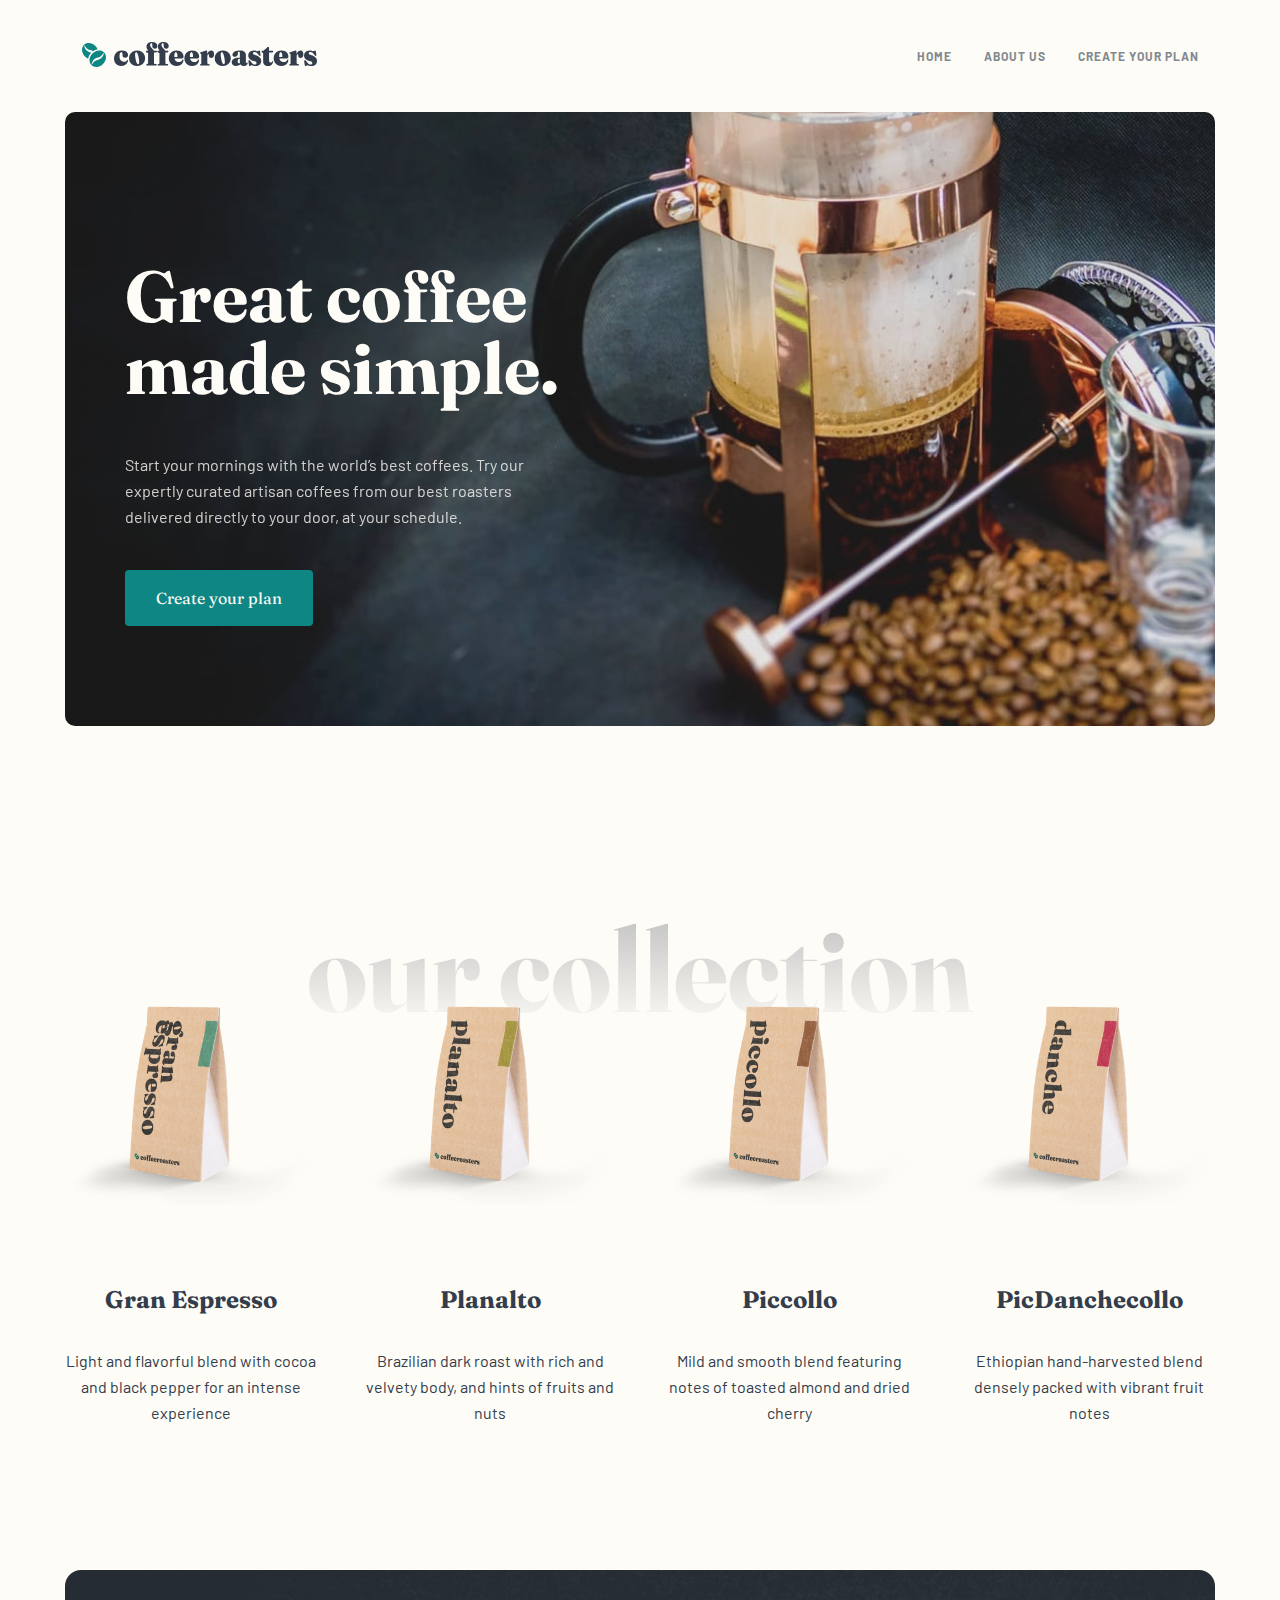
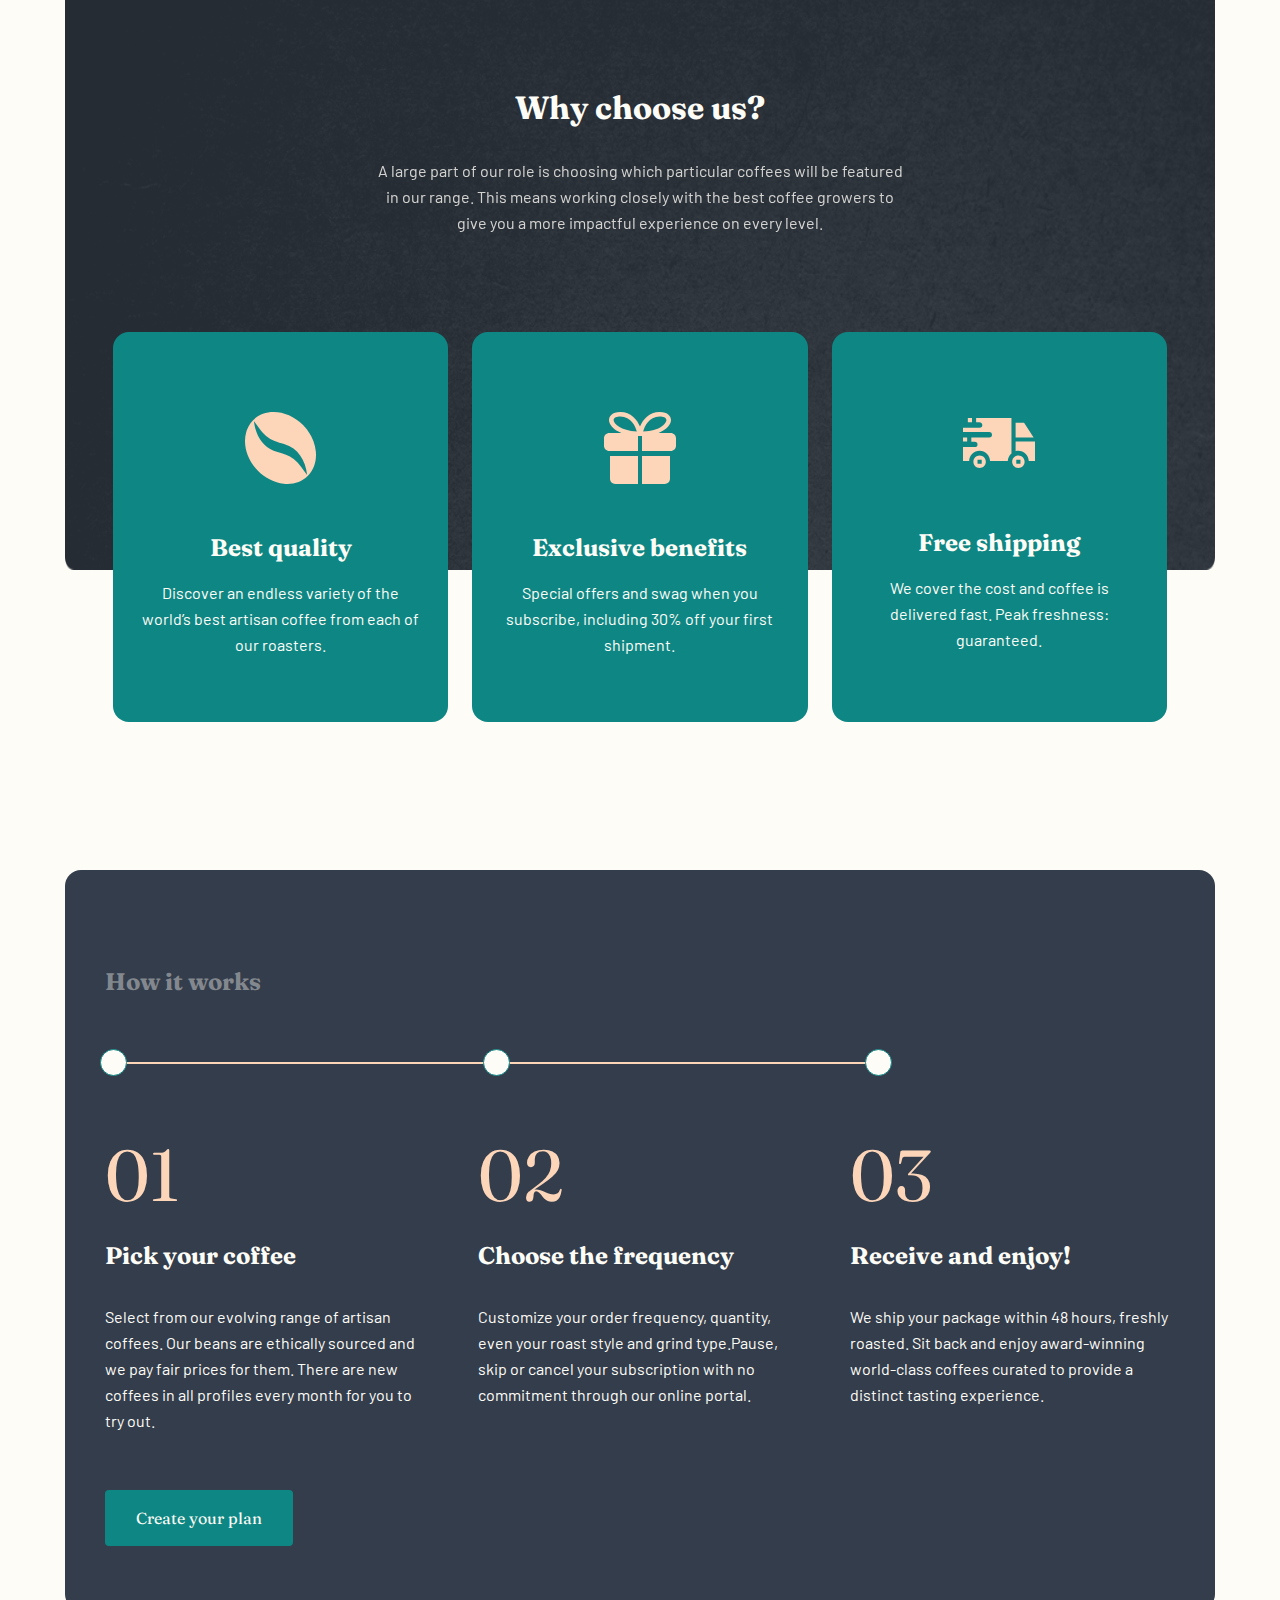
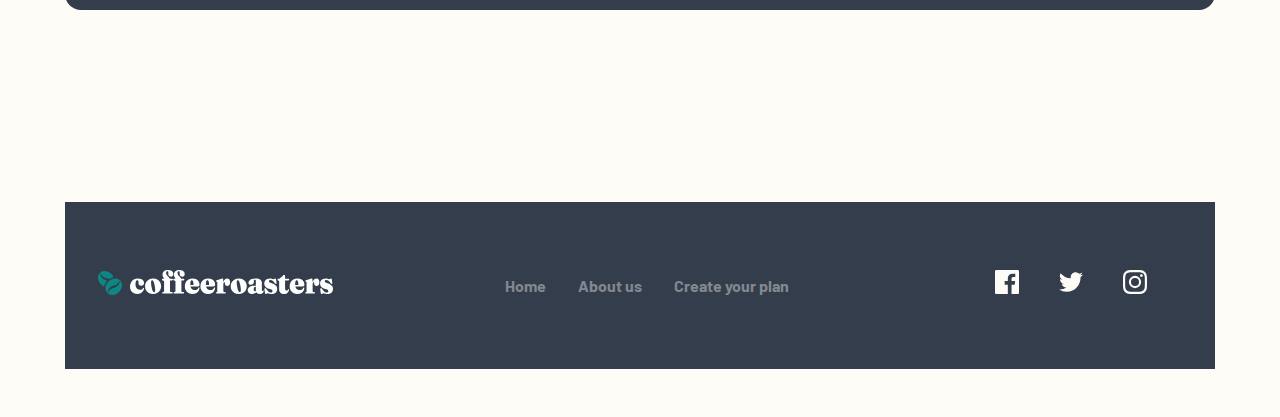
<file: index.html>
<!DOCTYPE html>
<html lang="en">
  <head>
    <meta charset="UTF-8" />
    <meta http-equiv="X-UA-Compatible" content="IE=edge" />
    <meta name="viewport" content="width=device-width, initial-scale=1.0" />

    <link
      rel="icon"
      type="image/png"
      sizes="32x32"
      href="./assets/favicon-32x32.png"
    />
    <link rel="preconnect" href="https://fonts.gstatic.com" />
    <link
      href="https://fonts.googleapis.com/css2?family=Barlow:wght@400;700&family=Fraunces:wght@900&display=swap"
      rel="stylesheet"
    />
    <link rel="stylesheet" href="./css/styles.min.css" />
    <title>Coffeeroasters subscription site</title>
  </head>

  <body>
    <header>
      <nav class="nav">
        <div class="container">
          <div class="nav__logo">
            <a href="#">
              <img
                src="./assets/shared/desktop/logo.svg"
                alt="image of coffeeroasters logo"
              />
            </a>
          </div>
          <a class="nav__mobile-btn" href="#" aria-label="Open mobile menu">
            <img
              id="toggleBtnImg"
              src="./assets/shared/mobile/icon-hamburger.svg"
              alt="open mobile menu bars"
            />
          </a>
          <div class="nav__mobile-menu close">
            <ul class="nav__list">
              <li class="nav__item"><a class="nav__link" href="#">Home</a></li>
              <li class="nav__item">
                <a class="nav__link" href="about.html">About us</a>
              </li>
              <li class="nav__item">
                <a class="nav__link" href="plan.html">Create your plan</a>
              </li>
            </ul>
          </div>

          <div class="nav__menu">
            <ul class="nav__list">
              <li class="nav__item"><a class="nav__link" href="#">Home</a></li>
              <li class="nav__item">
                <a class="nav__link" href="about.html">About us</a>
              </li>
              <li class="nav__item">
                <a class="nav__link" href="plan.html">Create your plan</a>
              </li>
            </ul>
          </div>
        </div>
      </nav>
    </header>

    <div class="container">
      <section class="banner" id="homeBanner">
        <div class="banner__inner">
          <h1>Great coffee made simple.</h1>
          <p>
            Start your mornings with the world’s best coffees. Try our expertly
            curated artisan coffees from our best roasters delivered directly to
            your door, at your schedule.
          </p>
          <a href="plan.html" class="btn btn-default"> Create your plan </a>
        </div>
      </section>
    </div>

    <main>
      <div class="container">
        <section class="products">
          <h2 class="products__heading alt-title">Our collection</h2>

          <div class="products__grid">
            <div class="products__product">
              <img
                class="products__product-img"
                src="./assets/home/desktop/image-gran-espresso.png"
                alt="packaged image of Gran Expresso coffee"
              />
              <div class="products__product-details">
                <h4 class="products__product-name">Gran Espresso</h4>
                <p class="products__product-description">
                  Light and flavorful blend with cocoa and black pepper for an
                  intense experience
                </p>
              </div>
            </div>

            <div class="products__product">
              <img
                class="products__product-img"
                src="./assets/home/desktop/image-planalto.png"
                alt="packaged image of Planalto coffee"
              />
              <div class="products__product-details">
                <h4 class="products__product-name">Planalto</h4>
                <p class="products__product-description">
                  Brazilian dark roast with rich and velvety body, and hints of
                  fruits and nuts
                </p>
              </div>
            </div>

            <div class="products__product">
              <img
                class="products__product-img"
                src="./assets/home/desktop/image-piccollo.png"
                alt="packaged image of Piccollo coffee"
              />
              <div class="products__product-details">
                <h4 class="products__product-name">Piccollo</h4>
                <p class="products__product-description">
                  Mild and smooth blend featuring notes of toasted almond and
                  dried cherry
                </p>
              </div>
            </div>

            <div class="products__product">
              <img
                class="products__product-img"
                src="./assets/home/desktop/image-danche.png"
                alt="packaged image of PicDanchecollo coffee"
              />
              <div class="products__product-details">
                <h4 class="products__product-name">PicDanchecollo</h4>
                <p class="products__product-description">
                  Ethiopian hand-harvested blend densely packed with vibrant
                  fruit notes
                </p>
              </div>
            </div>
          </div>
        </section>

        <section class="why-us">
          <div class="why-us__inner">
            <h3>Why choose us?</h3>
            <p>
              A large part of our role is choosing which particular coffees will
              be featured in our range. This means working closely with the best
              coffee growers to give you a more impactful experience on every
              level.
            </p>
          </div>

          <div class="why-us__reasons">
            <div class="why-us__reason">
              <img
                class="why-us__reason-img"
                src="./assets/home/desktop/icon-coffee-bean.svg"
                alt="image illustration of coffee beans"
              />
              <div class="why-us__reason-details">
                <h4>Best quality</h4>
                <p class="why-us__reason-text">
                  Discover an endless variety of the world’s best artisan coffee
                  from each of our roasters.
                </p>
              </div>
            </div>

            <div class="why-us__reason">
              <img
                class="why-us__reason-img"
                src="./assets/home/desktop/icon-gift.svg"
                alt="image illustration of a boxed gift"
              />
              <div class="why-us__reason-details">
                <h4>Exclusive benefits</h4>
                <p class="why-us__reason-text">
                  Special offers and swag when you subscribe, including 30% off
                  your first shipment.
                </p>
              </div>
            </div>

            <div class="why-us__reason">
              <img
                class="why-us__reason-img"
                src="./assets/home/desktop/icon-truck.svg"
                alt="image illustration of a truck"
              />
              <div class="why-us__reason-details">
                <h4>Free shipping</h4>
                <p class="why-us__reason-text">
                  We cover the cost and coffee is delivered fast. Peak
                  freshness: guaranteed.
                </p>
              </div>
            </div>
          </div>
        </section>

        <section class="process">
          <h4 class="process__heading">How it works</h4>

          <div class="process__line">
            <span id="circle1" class="process__line-dot"></span>
            <span id="circle2" class="process__line-dot"></span>
            <span id="circle3" class="process__line-dot"></span>
          </div>

          <div class="process__cards">
            <div class="process__card">
              <span class="process__card-number">01</span>
              <h4 class="process__card-heading light-text">Pick your coffee</h4>
              <p class="process__card-text">
                Select from our evolving range of artisan coffees. Our beans are
                ethically sourced and we pay fair prices for them. There are new
                coffees in all profiles every month for you to try out.
              </p>
            </div>

            <div class="process__card">
              <span class="process__card-number">02</span>
              <h4 class="process__card-heading light-text">
                Choose the frequency
              </h4>
              <p class="process__card-text">
                Customize your order frequency, quantity, even your roast style
                and grind type.Pause, skip or cancel your subscription with no
                commitment through our online portal.
              </p>
            </div>

            <div class="process__card">
              <span class="process__card-number">03</span>
              <h4 class="process__card-heading light-text">
                Receive and enjoy!
              </h4>
              <p class="process__card-text">
                We ship your package within 48 hours, freshly roasted. Sit back
                and enjoy award-winning world-class coffees curated to provide a
                distinct tasting experience.
              </p>
            </div>
          </div>

          <a href="plan.html" class="btn btn-default"> Create your plan </a>
        </section>
      </div>
    </main>

    <div class="container">
      <footer class="footer">
        <div class="footer__logo">
          <a href="#">
            <img
              src="./assets/shared/desktop/logo-white.svg"
              alt="coffeeroasters white text icon"
            />
          </a>
        </div>
        <ul class="footer__list">
          <li class="footer__item">
            <a class="footer__link" href="#">Home</a>
          </li>
          <li class="footer__item">
            <a class="footer__link" href="about.html">About us</a>
          </li>
          <li class="footer__item">
            <a class="footer__link" href="plan.html">Create your plan</a>
          </li>
        </ul>
        <ul class="footer__social">
          <li>
            <a href="index.html">
              <svg xmlns="http://www.w3.org/2000/svg" width="24" height="24">
                <path
                  fill="#FEFCF7"
                  d="M22.675 0H1.325C.593 0 0 .593 0 1.325v21.351C0 23.407.593 24 1.325 24H12.82v-9.294H9.692v-3.622h3.128V8.413c0-3.1 1.893-4.788 4.659-4.788 1.325 0 2.463.099 2.795.143v3.24l-1.918.001c-1.504 0-1.795.715-1.795 1.763v2.313h3.587l-.467 3.622h-3.12V24h6.116c.73 0 1.323-.593 1.323-1.325V1.325C24 .593 23.407 0 22.675 0z"
                />
              </svg>
            </a>
          </li>
          <li>
            <a href="index.html">
              <svg xmlns="http://www.w3.org/2000/svg" width="24" height="20">
                <path
                  fill="#FEFCF7"
                  d="M24 2.557a9.83 9.83 0 01-2.828.775A4.932 4.932 0 0023.337.608a9.864 9.864 0 01-3.127 1.195A4.916 4.916 0 0016.616.248c-3.179 0-5.515 2.966-4.797 6.045A13.978 13.978 0 011.671 1.149a4.93 4.93 0 001.523 6.574 4.903 4.903 0 01-2.229-.616c-.054 2.281 1.581 4.415 3.949 4.89a4.935 4.935 0 01-2.224.084 4.928 4.928 0 004.6 3.419A9.9 9.9 0 010 17.54a13.94 13.94 0 007.548 2.212c9.142 0 14.307-7.721 13.995-14.646A10.025 10.025 0 0024 2.557z"
                />
              </svg>
            </a>
          </li>
          <li>
            <a href="index.html">
              <svg xmlns="http://www.w3.org/2000/svg" width="24" height="24">
                <path
                  fill="#FEFCF7"
                  d="M12 2.163c3.204 0 3.584.012 4.85.07 3.252.148 4.771 1.691 4.919 4.919.058 1.265.069 1.645.069 4.849 0 3.205-.012 3.584-.069 4.849-.149 3.225-1.664 4.771-4.919 4.919-1.266.058-1.644.07-4.85.07-3.204 0-3.584-.012-4.849-.07-3.26-.149-4.771-1.699-4.919-4.92-.058-1.265-.07-1.644-.07-4.849 0-3.204.013-3.583.07-4.849.149-3.227 1.664-4.771 4.919-4.919 1.266-.057 1.645-.069 4.849-.069zM12 0C8.741 0 8.333.014 7.053.072 2.695.272.273 2.69.073 7.052.014 8.333 0 8.741 0 12c0 3.259.014 3.668.072 4.948.2 4.358 2.618 6.78 6.98 6.98C8.333 23.986 8.741 24 12 24c3.259 0 3.668-.014 4.948-.072 4.354-.2 6.782-2.618 6.979-6.98.059-1.28.073-1.689.073-4.948 0-3.259-.014-3.667-.072-4.947-.196-4.354-2.617-6.78-6.979-6.98C15.668.014 15.259 0 12 0zm0 5.838a6.162 6.162 0 100 12.324 6.162 6.162 0 000-12.324zM12 16a4 4 0 110-8 4 4 0 010 8zm6.406-11.845a1.44 1.44 0 100 2.881 1.44 1.44 0 000-2.881z"
                />
              </svg>
            </a>
          </li>
        </ul>
      </footer>
    </div>

    <script src="./main.js"></script>
  </body>
</html>
</file>
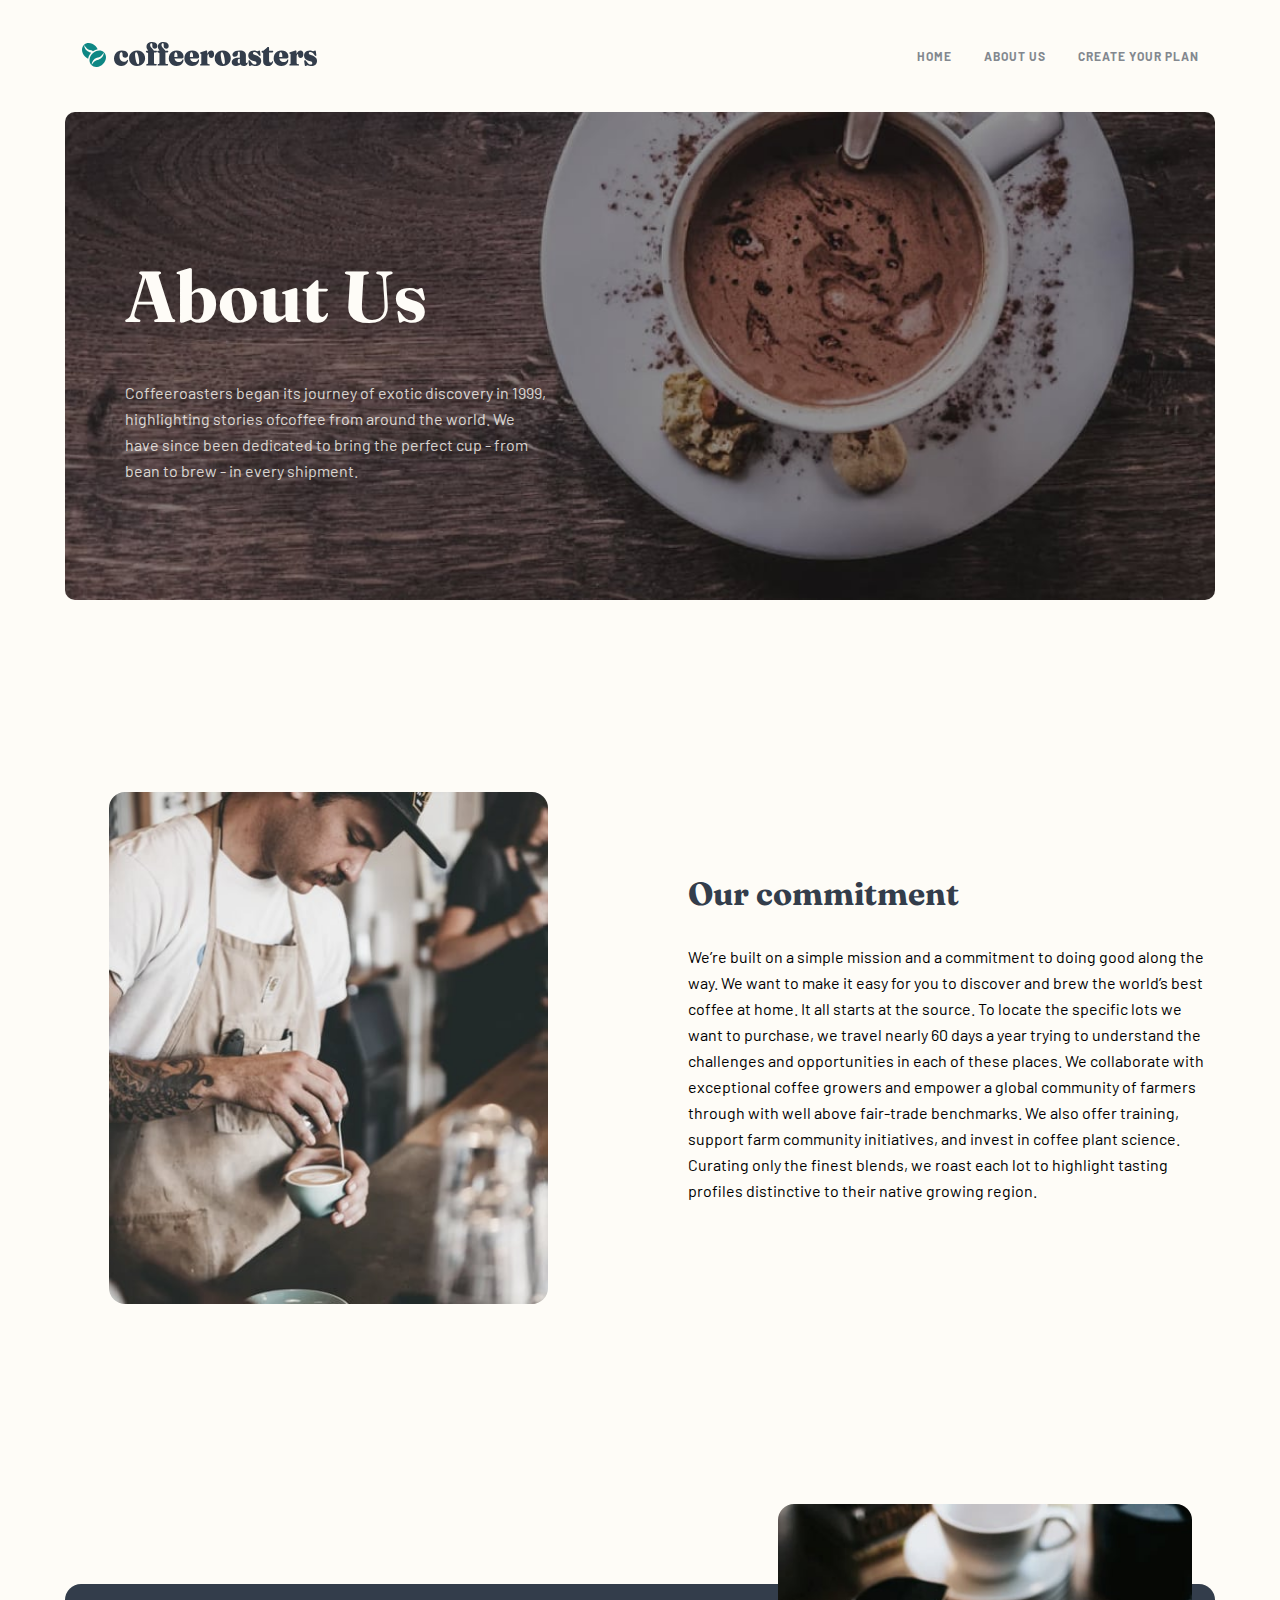
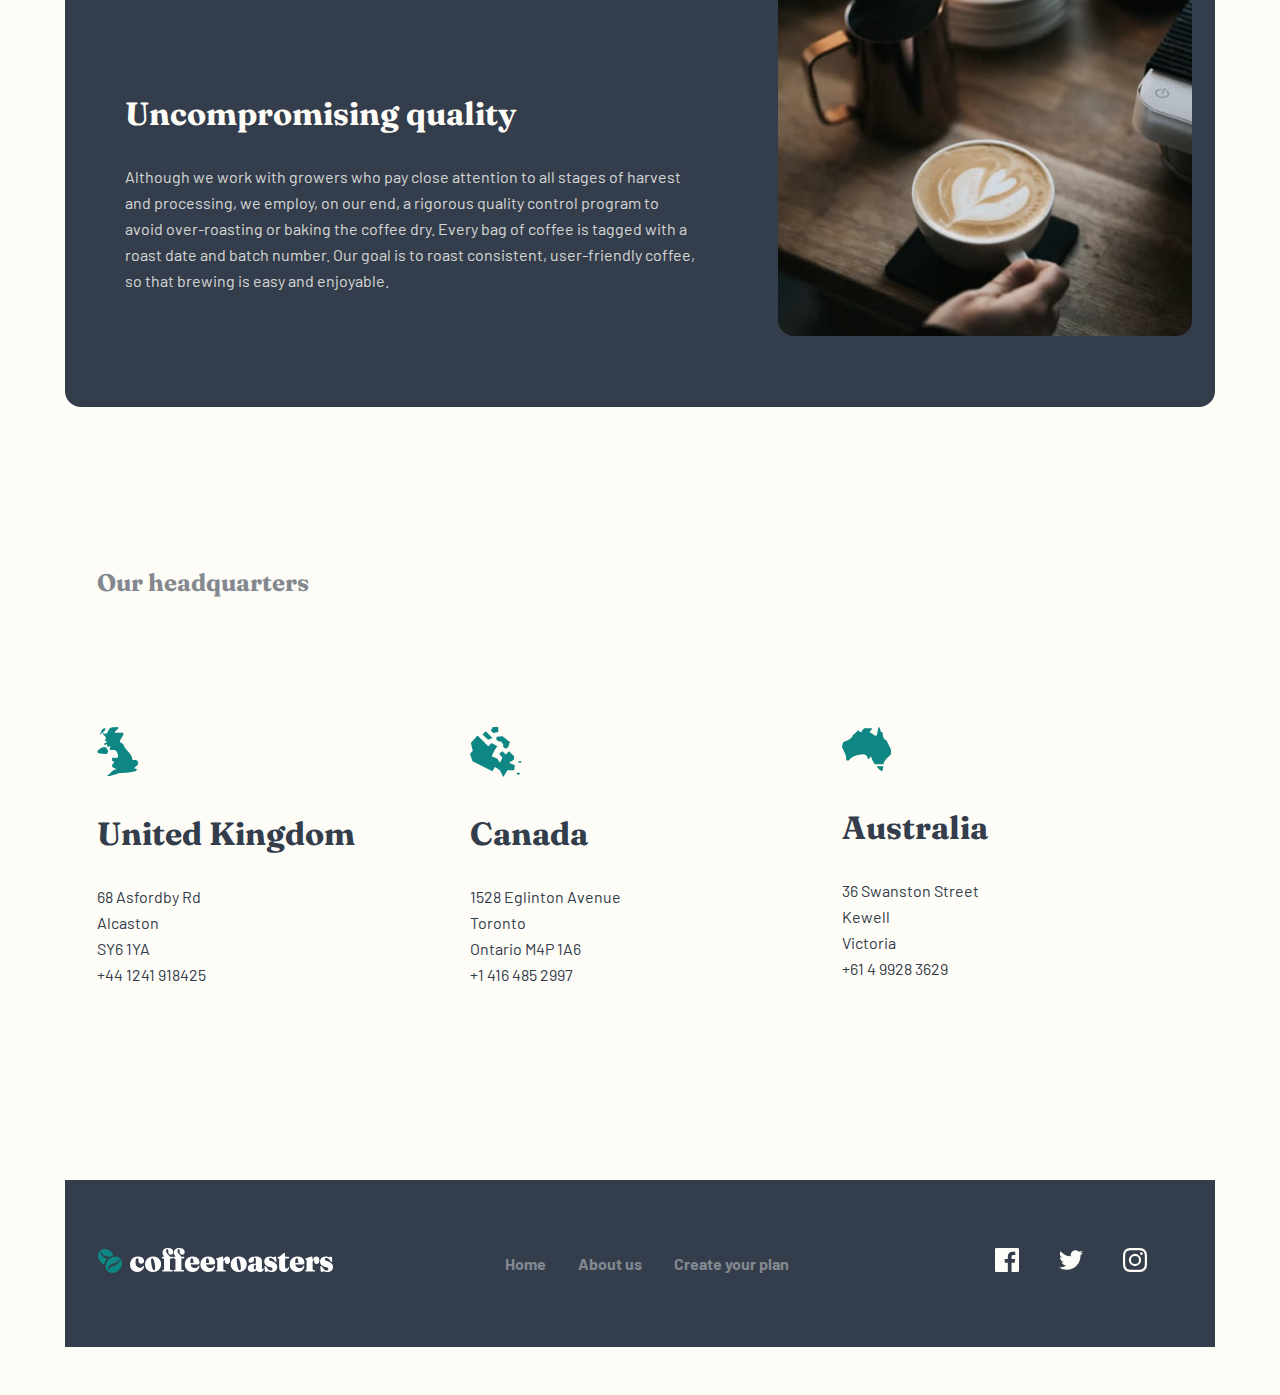
<file: about.html>
<!DOCTYPE html>
<html lang="en">

<head>
  <meta charset="UTF-8">
  <meta name="viewport" content="width=device-width, initial-scale=1.0">

  <link rel="icon" type="image/png" sizes="32x32" href="./assets/favicon-32x32.png">
  <link rel="preconnect" href="https://fonts.gstatic.com">
  <link href="https://fonts.googleapis.com/css2?family=Barlow:wght@400;700&family=Fraunces:wght@900&display=swap"
    rel="stylesheet">
  <link rel="stylesheet" href="./css/styles.min.css">
  <title>About | Coffeeroasters subscription site</title>
</head>

<body>

  <header>
    <nav class="nav">
      <div class="container">
        <div class="nav__logo">
          <a href="#">
            <img src="./assets/shared/desktop/logo.svg" alt="image of coffeeroasters logo">
          </a>
        </div>
        <a class="nav__mobile-btn" href="#" aria-label="Open mobile menu">
          <img id="toggleBtnImg" src="./assets/shared/mobile/icon-hamburger.svg" alt="open mobile menu bars">
        </a>
        <div class="nav__mobile-menu close">
          <ul class="nav__list">
            <li class="nav__item"><a class="nav__link" href="index.html">Home</a></li>
            <li class="nav__item"><a class="nav__link" href="about.html">About us</a></li>
            <li class="nav__item"><a class="nav__link" href="plan.html">Create your plan</a></li>
          </ul>
        </div>

        <div class="nav__menu">
          <ul class="nav__list">
            <li class="nav__item"><a class="nav__link" href="index.html">Home</a></li>
            <li class="nav__item"><a class="nav__link" href="about.html">About us</a></li>
            <li class="nav__item"><a class="nav__link" href="plan.html">Create your plan</a></li>
          </ul>
        </div>
      </div>
    </nav>
  </header>

  <div class="container">
    <section class="banner" id="aboutBanner">
      <div class="banner__inner">
        <h1>About Us</h1>
        <p> Coffeeroasters began its journey of exotic discovery in 1999, highlighting stories ofcoffee from around the world. We have since been dedicated to bring the perfect cup - from bean to brew - in every shipment.
        </p>
      </div>
    </section>
  </div>

  <main>
    <div class="container">

      <section class="commitment">
        <picture>
          <source media="(min-width: 992px)" srcset="assets/about/desktop/image-commitment.jpg">
          <source media="(min-width: 768px)" srcset="assets/about/tablet/image-commitment.jpg">
          <img src="assets/about/mobile/image-commitment.jpg" alt="image of a worker making coffee" />
        </picture>
        <div class="commitment__details">
          <h3>Our commitment</h3>
          <p> We’re built on a simple mission and a commitment to doing good along the way. We want to make it easy for you to discover and brew the world’s best coffee at home. It all starts at the source. To locate the specific lots we want to purchase, we travel nearly 60 days a year trying to understand the challenges and opportunities in each of these places. We collaborate with exceptional coffee growers and empower a global community of farmers through with well above fair-trade benchmarks. We also offer training, support farm community initiatives, and invest in coffee plant science. Curating only the finest blends, we roast each lot to highlight tasting profiles distinctive to their native growing region.</p>
        </div>
      </section>

      <section class="quality">
        <picture>
          <source media="(min-width: 992px)" srcset="./assets/about/desktop/image-quality.jpg">
          <source media="(min-width: 768px)" srcset="./assets/about/tablet/image-quality.jpg">
          <img src="./assets/about/mobile/image-quality.jpg" alt="image of a worker making coffee" />
        </picture>
        <div class="quality__details">
          <h3>Uncompromising quality</h3>
          <p>Although we work with growers who pay close attention to all stages of harvest and processing, we employ, on our end, a rigorous quality control program to avoid over-roasting or baking the coffee dry. Every bag of coffee is tagged with a roast date and batch number. Our goal is to roast consistent, user-friendly coffee, so that brewing is easy and enjoyable.</p>
        </div>
      </section>

      <section class="locations">
        <h4>Our headquarters</h4>

        <div class="locations__all-locations">

          <div class="locations__location">
            <img src="./assets/about/desktop/illustration-uk.svg" alt="image illustration of the United Kingdom">
            <h3>United Kingdom</h3>
            <address>
              68 Asfordby Rd<br />
              Alcaston<br />
              SY6 1YA<br />
              +44 1241 918425<br />
            </address>
          </div>

          <div class="locations__location">
            <img src="./assets/about/desktop/illustration-canada.svg" alt="image illustration of Canada">
            <h3>Canada</h3>
            <address>
              1528 Eglinton Avenue<br />
              Toronto<br />
              Ontario M4P 1A6<br />
              +1 416 485 2997<br />
            </address>
          </div>

          <div class="locations__location">
            <img src="./assets/about/desktop/illustration-australia.svg" alt="image illustration of Australia">
            <h3>Australia</h3>
            <address>
              36 Swanston Street<br />
              Kewell<br />
              Victoria<br />
              +61 4 9928 3629<br />
            </address>
          </div>

        </div>
      </section>

    </div>
  </main>

  <div class="container">
    <footer class="footer">
      <div class="footer__logo">
        <a href="#">
          <img src="./assets/shared/desktop/logo-white.svg" alt="">
        </a>
      </div>
      <ul class="footer__list">
        <li class="footer__item"><a class="footer__link" href="index.html">Home</a></li>
        <li class="footer__item"><a class="footer__link" href="about.html">About us</a></li>
        <li class="footer__item"><a class="footer__link" href="plan.html">Create your plan</a></li>
      </ul>
      <ul class="footer__social">
        <li>
          <a href="index.html">
            <svg xmlns="http://www.w3.org/2000/svg" width="24" height="24"><path fill="#FEFCF7" d="M22.675 0H1.325C.593 0 0 .593 0 1.325v21.351C0 23.407.593 24 1.325 24H12.82v-9.294H9.692v-3.622h3.128V8.413c0-3.1 1.893-4.788 4.659-4.788 1.325 0 2.463.099 2.795.143v3.24l-1.918.001c-1.504 0-1.795.715-1.795 1.763v2.313h3.587l-.467 3.622h-3.12V24h6.116c.73 0 1.323-.593 1.323-1.325V1.325C24 .593 23.407 0 22.675 0z"/></svg>
          </a>
        </li>
        <li>
          <a href="index.html">
            <svg xmlns="http://www.w3.org/2000/svg" width="24" height="20"><path fill="#FEFCF7" d="M24 2.557a9.83 9.83 0 01-2.828.775A4.932 4.932 0 0023.337.608a9.864 9.864 0 01-3.127 1.195A4.916 4.916 0 0016.616.248c-3.179 0-5.515 2.966-4.797 6.045A13.978 13.978 0 011.671 1.149a4.93 4.93 0 001.523 6.574 4.903 4.903 0 01-2.229-.616c-.054 2.281 1.581 4.415 3.949 4.89a4.935 4.935 0 01-2.224.084 4.928 4.928 0 004.6 3.419A9.9 9.9 0 010 17.54a13.94 13.94 0 007.548 2.212c9.142 0 14.307-7.721 13.995-14.646A10.025 10.025 0 0024 2.557z"/></svg>
          </a>
        </li>
        <li>
          <a href="index.html">
            <svg xmlns="http://www.w3.org/2000/svg" width="24" height="24"><path fill="#FEFCF7" d="M12 2.163c3.204 0 3.584.012 4.85.07 3.252.148 4.771 1.691 4.919 4.919.058 1.265.069 1.645.069 4.849 0 3.205-.012 3.584-.069 4.849-.149 3.225-1.664 4.771-4.919 4.919-1.266.058-1.644.07-4.85.07-3.204 0-3.584-.012-4.849-.07-3.26-.149-4.771-1.699-4.919-4.92-.058-1.265-.07-1.644-.07-4.849 0-3.204.013-3.583.07-4.849.149-3.227 1.664-4.771 4.919-4.919 1.266-.057 1.645-.069 4.849-.069zM12 0C8.741 0 8.333.014 7.053.072 2.695.272.273 2.69.073 7.052.014 8.333 0 8.741 0 12c0 3.259.014 3.668.072 4.948.2 4.358 2.618 6.78 6.98 6.98C8.333 23.986 8.741 24 12 24c3.259 0 3.668-.014 4.948-.072 4.354-.2 6.782-2.618 6.979-6.98.059-1.28.073-1.689.073-4.948 0-3.259-.014-3.667-.072-4.947-.196-4.354-2.617-6.78-6.979-6.98C15.668.014 15.259 0 12 0zm0 5.838a6.162 6.162 0 100 12.324 6.162 6.162 0 000-12.324zM12 16a4 4 0 110-8 4 4 0 010 8zm6.406-11.845a1.44 1.44 0 100 2.881 1.44 1.44 0 000-2.881z"/></svg>
          </a>
        </li>
      </ul>
    </footer>
  </div>

  <script src="./main.js"></script>
</body>

</html>
</file>
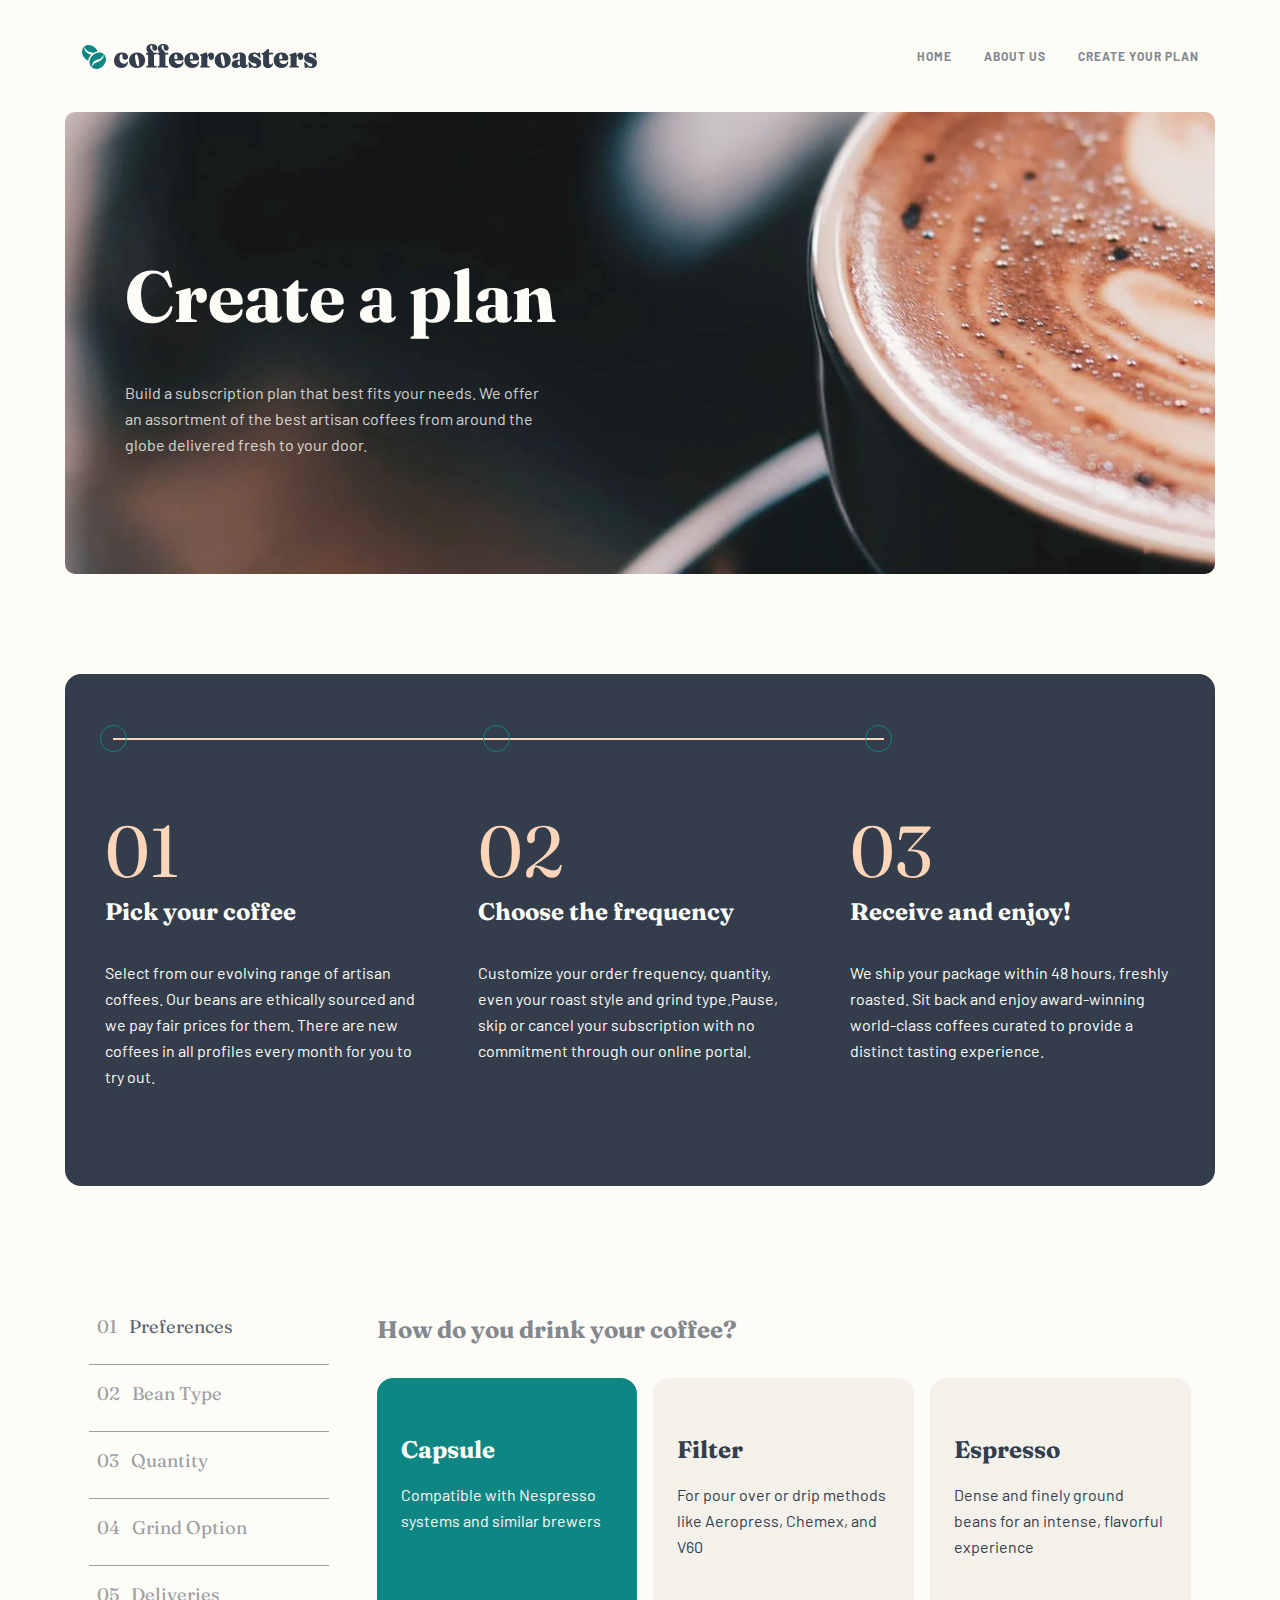
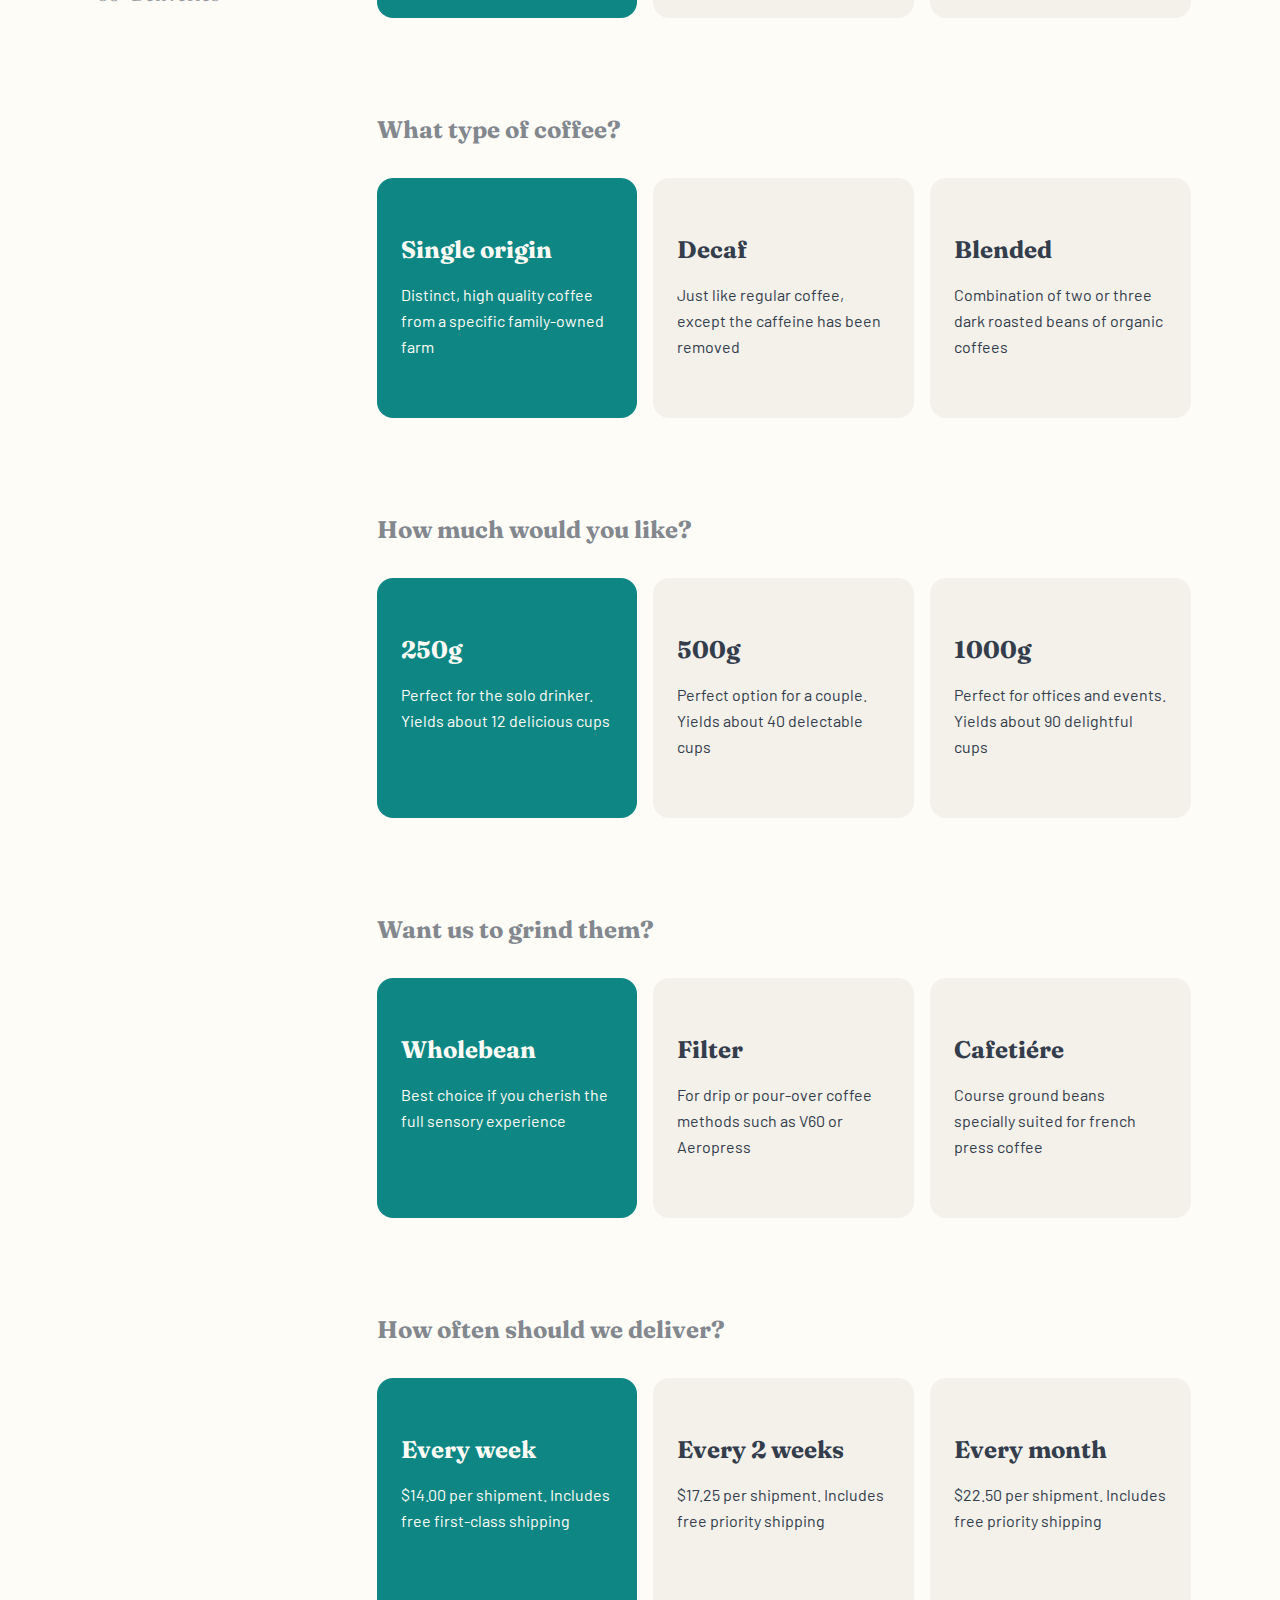
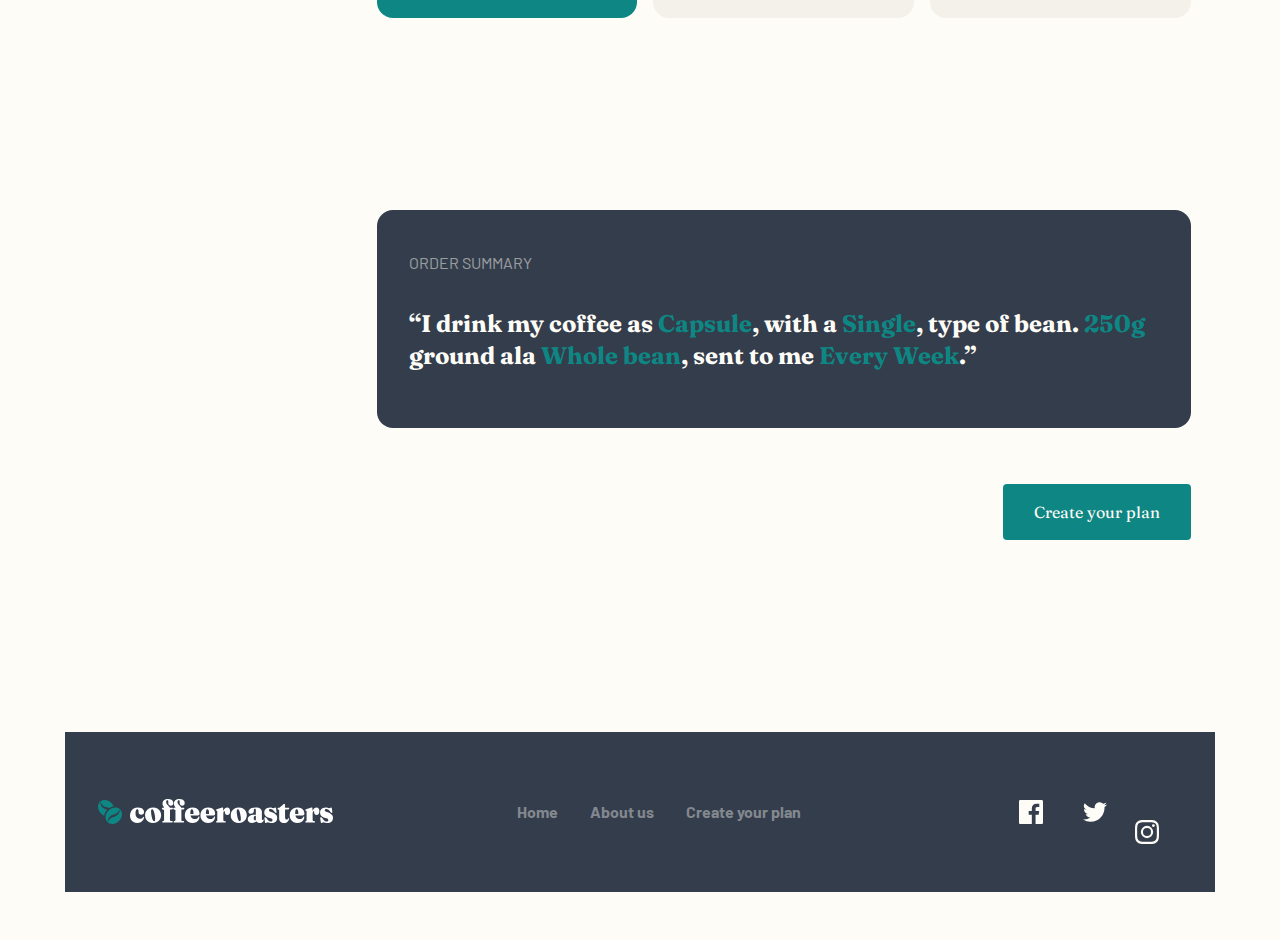
<file: plan.html>
<head>
  <meta charset="UTF-8">
  <meta name="viewport" content="width=device-width, initial-scale=1.0">

  <link rel="icon" type="image/png" sizes="32x32" href="./assets/favicon-32x32.png">
  <link rel="preconnect" href="https://fonts.gstatic.com">
  <link href="https://fonts.googleapis.com/css2?family=Barlow:wght@400;700&family=Fraunces:wght@900&display=swap"
    rel="stylesheet">
  <link rel="stylesheet" href="./css/styles.min.css">
  <title>Create A Plan | Coffeeroasters subscription site</title>
</head>

<body>
  <header>
    <nav class="nav">
      <div class="container">
        <div class="nav__logo">
          <a href="#">
            <img src="./assets/shared/desktop/logo.svg" alt="image of coffeeroasters logo">
          </a>
        </div>
        <a class="nav__mobile-btn" href="#" aria-label="Open mobile menu">
          <img id="toggleBtnImg" src="./assets/shared/mobile/icon-hamburger.svg" alt="open mobile menu bars">
        </a>
        <div class="nav__mobile-menu close">
          <ul class="nav__list">
            <li class="nav__item"><a class="nav__link" href="index.html">Home</a></li>
            <li class="nav__item"><a class="nav__link" href="about.html">About us</a></li>
            <li class="nav__item"><a class="nav__link" href="plan.html">Create your plan</a></li>
          </ul>
        </div>

        <div class="nav__menu">
          <ul class="nav__list">
            <li class="nav__item"><a class="nav__link" href="index.html">Home</a></li>
            <li class="nav__item"><a class="nav__link" href="about.html">About us</a></li>
            <li class="nav__item"><a class="nav__link" href="plan.html">Create your plan</a></li>
          </ul>
        </div>
      </div>
    </nav>
  </header>

  <div class="container">
    <section class="banner" id="planBanner">
      <div class="banner__inner">
        <h1>Create a plan</h1>
        <p>Build a subscription plan that best fits your needs. We offer an assortment of the best artisan coffees from
          around the globe delivered fresh to your door.
        </p>
      </div>
    </section>
  </div>

  <div class="container">
    <section class="process">
      <div class="process__line">
        <span id="circle1" class="process__line-dot--dark"></span>
        <span id="circle2" class="process__line-dot--dark"></span>
        <span id="circle3" class="process__line-dot--dark"></span>
      </div>

      <div class="process__cards">
        <div class="process__card">
          <span class="process__card-number">01</span>
          <h4 class="process__card-heading light-text">Pick your coffee</h4>
          <p class="process__card-text">Select from our evolving range of artisan coffees. Our beans are ethically
            sourced
            and we pay fair prices
            for them. There are new coffees in all profiles every month for you to try out.</p>
        </div>

        <div class="process__card">
          <span class="process__card-number">02</span>
          <h4 class="process__card-heading light-text">Choose the frequency</h4>
          <p class="process__card-text">Customize your order frequency, quantity, even your roast style and grind
            type.Pause, skip or cancel your subscription with no commitment through our online portal.</p>
        </div>

        <div class="process__card">
          <span class="process__card-number">03</span>
          <h4 class="process__card-heading light-text">Receive and enjoy!</h4>
          <p class="process__card-text">We ship your package within 48 hours, freshly roasted. Sit back and enjoy
            award-winning world-class coffees curated to provide a distinct tasting experience.</p>
        </div>
      </div>
    </section>
  </div>

  <div class="container">
    <main class="plan__grid">
      <div class="plan__links" id="jsPlanLinks">
        <ul id="jsPlanContainer">
          <li class="plan__item active">
            <a class="plan__link" href="#preferences"><span class="plan__number">01</span> Preferences</a>
          </li>
          <li class="plan__item">
            <a class="plan__link" href="#bean"><span class="plan__number">02</span> Bean Type</a>
          </li>
          <li class="plan__item">
            <a class="plan__link" href="#quantity"><span class="plan__number">03</span> Quantity</a>
          </li>
          <li class="plan__item">
            <a class="plan__link" href="#grind"><span class="plan__number">04</span> Grind Option</a>
          </li>
          <li class="plan__item">
            <a class="plan__link" href="#deliveries"><span class="plan__number">05</span> Deliveries</a>
          </li>
        </ul>
      </div>
      <div class="container">
        <section id="preferences" class="preferences mb-section">
          <h4 class="question">How do you drink your coffee?</h4>
          
          <div class="options">
            <div class="options__option">
              <input id="capsule" data-preference="Capsule" name="preferences" type="radio" value="Capsule" checked>
              <label for="capsule">
                <h4>Capsule</h4>
                <p>Compatible with Nespresso systems and similar brewers</p>
              </label>
            </div>

            <div class="options__option">
              <input id="filter" data-preference="Filter" name="preferences" type="radio" value="Filter">
              <label for="filter">
                <h4>Filter</h4>
                <p>For pour over or drip methods like Aeropress, Chemex, and V60</p>
              </label>
            </div>

            <div class="options__option">
              <input id="espresso" data-preference="Espresso" name="preferences" type="radio" value="Espresso">
              <label for="espresso">
                <h4>Espresso</h4>
                <p>Dense and finely ground beans for an intense, flavorful experience</p>
              </label>
            </div>

          </div>
        </section>

        <section id="bean" class="bean mb-section">
          <h4 class="question">What type of coffee?</h4>

          <div class="options">
            <div class="options__option">
              <input id="single" data-bean="Single" name="beanType" type="radio" value="Single" checked>
              <label for="single">
                <h4>Single origin</h4>
                <p>Distinct, high quality coffee from a specific family-owned farm</p>
              </label>
            </div>

            <div class="options__option">
              <input id="decaf" data-bean="Decaf" name="beanType" type="radio" value="Decaf">
              <label for="decaf">
                <h4>Decaf</h4>
                <p>Just like regular coffee, except the caffeine has been removed</p>
              </label>
            </div>

            <div class="options__option">
              <input id="blended" data-bean="Blended" name="beanType" type="radio" value="Blended">
              <label for="blended">
                <h4>Blended</h4>
                <p>Combination of two or three dark roasted beans of organic coffees</p>
              </label>
            </div>

          </div>
        </section>

        <section id="quantity" class="quantity mb-section">
          <h4 class="question">How much would you like?</h4>

          <div class="options">
            <div class="options__option">
              <input id="250g" data-quantity="250g" name="quantity" type="radio" value="250g" checked>
              <label for="250g">
                <h4>250g</h4>
                <p>Perfect for the solo drinker. Yields about 12 delicious cups</p>
              </label>
            </div>

            <div class="options__option">
              <input id="500g" data-quantity="500g" name="quantity" type="radio" value="500g">
              <label for="500g">
                <h4>500g</h4>
                <p>Perfect option for a couple. Yields about 40 delectable cups</p>
              </label>
            </div>

            <div class="options__option">
              <input id="1000g" data-quantity="1000g" name="quantity" type="radio" value="1000g">
              <label for="1000g">
                <h4>1000g</h4>
                <p>Perfect for offices and events. Yields about 90 delightful cups</p>
              </label>
            </div>

          </div>
        </section>

        <section id="grind" class="grind mb-section">
          <h4 class="question">Want us to grind them?</h4>

          <div class="options">
            <div class="options__option">
              <input id="wholebean" data-grind="Whole bean" name="grindOption" type="radio" value="Whole bean" checked>
              <label for="wholebean">
                <h4>Wholebean</h4>
                <p>Best choice if you cherish the full sensory experience</p>
              </label>
            </div>

            <div class="options__option">
              <input id="filtergrind" data-grind="Filter" name="grindOption" type="radio" value="Filter">
              <label for="filtergrind">
                <h4>Filter</h4>
                <p>For drip or pour-over coffee methods such as V60 or Aeropress</p>
              </label>
            </div>

            <div class="options__option">
              <input id="cafetiére" data-grind="Cafetiére" name="grindOption" type="radio" value="Cafetiére">
              <label for="cafetiére">
                <h4>Cafetiére</h4>
                <p>Course ground beans specially suited for french press coffee</p>
              </label>
            </div>

          </div>
        </section>

        <section id="deliveries" class="deliveries mb-section">
          <h4 class="question">How often should we deliver?</h4>

          <div class="options">
            <div class="options__option">
              <input id="everyweek" data-delivery="Every Week" data-price="$14.00" name="deliveries" type="radio"
                value="Every Week" checked>
              <label for="everyweek">
                <h4>Every week</h4>
                <p>$14.00 per shipment. Includes free first-class shipping</p>
              </label>
            </div>

            <div class="options__option">
              <input id="every2weeks" data-delivery="Every 2 Weeks" data-price="$17.25" name="deliveries" type="radio"
                value="Every 2 Weeks">
              <label for="every2weeks">
                <h4>Every 2 weeks</h4>
                <p>$17.25 per shipment. Includes free priority shipping</p>
              </label>
            </div>

            <div class="options__option">
              <input id="everymonth" data-delivery="Every Month" data-price="$22.50" name="deliveries" type="radio"
                value="Every Month">
              <label for="everymonth">
                <h4>Every month</h4>
                <p>$22.50 per shipment. Includes free priority shipping</p>
              </label>
            </div>

          </div>
        </section>

        <section class="summary">
          <div class="summary__order">
            <p class="summary__heading">Order Summary</p>
            <h4>“I drink my coffee as <span id="jsPreference" class="summary__text jsPreference"></span>, with a <span
                id="jsBean" class="summary__text jsBean"></span>, type of
              bean. <span id="jsQuantity" class="summary__text jsQuantity"></span> ground ala <span id="jsGrind"
                class="summary__text jsGrind"></span>,
              sent to me
              <span id="jsDelivery" class="summary__text jsDelivery"></span>.”
            </h4>
          </div>
          <button class="btn btn-default" data-open="modal">
            Create your plan
          </button>
        </section>
      </div>
    </main>
  </div>


  <!-- Modal -->
  <div class="modal" id="modal">
    <div class="modal__inner">
      <header class="modal__header">
        <h3>Order Summary</h3>
      </header>
      <section class="modal__body">
        <h4>“I drink my coffee as <span id="jsModalPreference" class="summary__text jsModalPreference"></span>, with a
          <span id="jsModalBean" class="summary__text jsModalBean"></span>, type of
          bean. <span id="jsModalQuantity" class="summary__text jsModalQuantity"></span> ground ala <span id="jsGrind"
            class="summary__text jsModalGrind"></span>,
          sent to me
          <span id="jsModalDelivery" class="summary__text jsModalDelivery"></span>.”
        </h4>
        <p>Is this correct? You can proceed to checkout or go back to plan selection if something is off. Subscription
          discount codes can also be redeemed at the checkout.</p>
        <footer class="modal__footer">
          <div class="modal__footer--mobile-footer">
            <a href="" class="btn btn-default">Checkout - <span id="jsCheckoutPrice"></span></a>
          </div>

          <div class="modal__footer--large-footer">
            <span class="large-text" id="jsModalCheckoutPrice"></span>
            <a href="" class="btn btn-default">Checkout</a>
          </div>
        </footer>
      </section>
    </div>
  </div>
  <!-- End modal -->

  <div class="container">
    <footer class="footer">
      <div class="footer__logo">
        <a href="#">
          <img src="./assets/shared/desktop/logo-white.svg" alt="">
        </a>
      </div>
      <ul class="footer__list">
        <li class="footer__item"><a class="footer__link" href="index.html">Home</a></li>
        <li class="footer__item"><a class="footer__link" href="about.html">About us</a></li>
        <li class="footer__item"><a class="footer__link" href="plan.html">Create your plan</a></li>
      </ul>
      <ul class="footer__social">
        <li>
          <a href="index.html">
            <svg xmlns="http://www.w3.org/2000/svg" width="24" height="24"><path fill="#FEFCF7" d="M22.675 0H1.325C.593 0 0 .593 0 1.325v21.351C0 23.407.593 24 1.325 24H12.82v-9.294H9.692v-3.622h3.128V8.413c0-3.1 1.893-4.788 4.659-4.788 1.325 0 2.463.099 2.795.143v3.24l-1.918.001c-1.504 0-1.795.715-1.795 1.763v2.313h3.587l-.467 3.622h-3.12V24h6.116c.73 0 1.323-.593 1.323-1.325V1.325C24 .593 23.407 0 22.675 0z"/></svg>
          </a>
        </li>
        <li>
          <a href="index.html">
            <svg xmlns="http://www.w3.org/2000/svg" width="24" height="20"><path fill="#FEFCF7" d="M24 2.557a9.83 9.83 0 01-2.828.775A4.932 4.932 0 0023.337.608a9.864 9.864 0 01-3.127 1.195A4.916 4.916 0 0016.616.248c-3.179 0-5.515 2.966-4.797 6.045A13.978 13.978 0 011.671 1.149a4.93 4.93 0 001.523 6.574 4.903 4.903 0 01-2.229-.616c-.054 2.281 1.581 4.415 3.949 4.89a4.935 4.935 0 01-2.224.084 4.928 4.928 0 004.6 3.419A9.9 9.9 0 010 17.54a13.94 13.94 0 007.548 2.212c9.142 0 14.307-7.721 13.995-14.646A10.025 10.025 0 0024 2.557z"/></svg>
          </a>
        </li>
        <li>
          <a href="index.html"></a>
            <svg xmlns="http://www.w3.org/2000/svg" width="24" height="24"><path fill="#FEFCF7" d="M12 2.163c3.204 0 3.584.012 4.85.07 3.252.148 4.771 1.691 4.919 4.919.058 1.265.069 1.645.069 4.849 0 3.205-.012 3.584-.069 4.849-.149 3.225-1.664 4.771-4.919 4.919-1.266.058-1.644.07-4.85.07-3.204 0-3.584-.012-4.849-.07-3.26-.149-4.771-1.699-4.919-4.92-.058-1.265-.07-1.644-.07-4.849 0-3.204.013-3.583.07-4.849.149-3.227 1.664-4.771 4.919-4.919 1.266-.057 1.645-.069 4.849-.069zM12 0C8.741 0 8.333.014 7.053.072 2.695.272.273 2.69.073 7.052.014 8.333 0 8.741 0 12c0 3.259.014 3.668.072 4.948.2 4.358 2.618 6.78 6.98 6.98C8.333 23.986 8.741 24 12 24c3.259 0 3.668-.014 4.948-.072 4.354-.2 6.782-2.618 6.979-6.98.059-1.28.073-1.689.073-4.948 0-3.259-.014-3.667-.072-4.947-.196-4.354-2.617-6.78-6.979-6.98C15.668.014 15.259 0 12 0zm0 5.838a6.162 6.162 0 100 12.324 6.162 6.162 0 000-12.324zM12 16a4 4 0 110-8 4 4 0 010 8zm6.406-11.845a1.44 1.44 0 100 2.881 1.44 1.44 0 000-2.881z"/></svg>
          </a>
        </li>
      </ul>
    </footer>
  </div>

  <script src="./main.js"></script>
  <script src="./plan.js"></script>
</body>

</html>
</file>
<file: css/styles.min.css>
/*! normalize.css v8.0.1 | MIT License | github.com/necolas/normalize.css */html{line-height:1.15;-webkit-text-size-adjust:100%}body{margin:0}main{display:block}h1{font-size:2em;margin:0.67em 0}hr{-webkit-box-sizing:content-box;box-sizing:content-box;height:0;overflow:visible}pre{font-family:monospace, monospace;font-size:1em}a{background-color:transparent}abbr[title]{border-bottom:none;text-decoration:underline;-webkit-text-decoration:underline dotted;text-decoration:underline dotted}b,strong{font-weight:bolder}code,kbd,samp{font-family:monospace, monospace;font-size:1em}small{font-size:80%}sub,sup{font-size:75%;line-height:0;position:relative;vertical-align:baseline}sub{bottom:-0.25em}sup{top:-0.5em}img{border-style:none}button,input,optgroup,select,textarea{font-family:inherit;font-size:100%;line-height:1.15;margin:0}button,input{overflow:visible}button,select{text-transform:none}button,[type="button"],[type="reset"],[type="submit"]{-webkit-appearance:button}button::-moz-focus-inner,[type="button"]::-moz-focus-inner,[type="reset"]::-moz-focus-inner,[type="submit"]::-moz-focus-inner{border-style:none;padding:0}button:-moz-focusring,[type="button"]:-moz-focusring,[type="reset"]:-moz-focusring,[type="submit"]:-moz-focusring{outline:1px dotted ButtonText}fieldset{padding:0.35em 0.75em 0.625em}legend{-webkit-box-sizing:border-box;box-sizing:border-box;color:inherit;display:table;max-width:100%;padding:0;white-space:normal}progress{vertical-align:baseline}textarea{overflow:auto}[type="checkbox"],[type="radio"]{-webkit-box-sizing:border-box;box-sizing:border-box;padding:0}[type="number"]::-webkit-inner-spin-button,[type="number"]::-webkit-outer-spin-button{height:auto}[type="search"]{-webkit-appearance:textfield;outline-offset:-2px}[type="search"]::-webkit-search-decoration{-webkit-appearance:none}::-webkit-file-upload-button{-webkit-appearance:button;font:inherit}details{display:block}summary{display:list-item}template{display:none}[hidden]{display:none}img{max-width:100%}header{position:relative;margin-top:2rem;margin-bottom:2rem;min-height:3rem}ul{list-style-type:none;margin:0;padding:0}body{margin-bottom:3rem}button{cursor:pointer}.plan__grid{margin-top:6rem}@media (min-width: 75rem){.plan__grid{display:-ms-grid;display:grid;-ms-grid-columns:1fr 3fr;grid-template-columns:1fr 3fr}}path:hover{fill:#FDD6BA}body{font-family:"Barlow", sans-serif;font-size:1rem;line-height:1.625rem}h1,h2,h3,h4,.alt-title{font-family:"Fraunces", serif}.alt-title{font-size:3.375rem;line-height:4.5rem;text-transform:lowercase}@media (min-width: 36rem){.alt-title{font-size:4.375rem}}@media (min-width: 62rem){.alt-title{line-height:6.5rem;font-size:7.375rem}}@media (min-width: 90rem){.alt-title{line-height:8rem;font-size:9.375rem}}h1{font-size:3.5rem;line-height:4.5rem}@media (min-width: 62rem){h1{font-size:4.5rem}}h2{font-size:2.5rem;line-height:3rem}h3{font-size:2rem;line-height:2.25rem}h4{font-size:1.5rem;line-height:2rem}nav{font-family:"Barlow", sans-serif;font-size:0.75rem;line-height:0.938rem;letter-spacing:1px}@media (min-width: 0){.nav__link{font-family:"Fraunces", serif;font-size:2rem;line-height:2.25rem}}@media (min-width: 48rem){.nav__link{font-family:"Barlow", sans-serif;font-size:0.75rem;line-height:2.25rem;text-transform:uppercase;font-weight:700}}.nav__link:hover{color:#333D4B}.footer__link:hover{color:#FEFCF7}.process__card-number{font-family:"Fraunces", serif}.btn{font-family:"Fraunces", serif}.large-text{margin-top:1.5rem;font-family:"Fraunces", serif;font-size:2rem;color:#333D4B;-ms-flex-item-align:center;-ms-grid-row-align:center;align-self:center;margin-right:1rem}.plan__links,.plan__number{font-family:"Fraunces", serif}.container{max-width:1150px;padding-right:1.5rem;padding-left:1.5rem;margin-right:auto;margin-left:auto}.open{display:block}.close{display:none}.question{color:#83888F}.light-text{color:#FEFCF7 !important}.dark-bg{background-color:#333D4B;color:#FEFCF7;padding:80px 1.5rem;border-radius:1rem}@media (min-width: 62rem){.dark-bg{padding:120px 2.5rem}}.dark-bg p{opacity:0.8}.mb-section{margin-bottom:6rem}.active{color:#333D4B}.active .plan__Link{color:#333D4B}.nav{display:-webkit-box;display:-ms-flexbox;display:flex;-webkit-box-align:center;-ms-flex-align:center;align-items:center;height:3rem}.nav__logo{-webkit-box-flex:1;-ms-flex:1;flex:1}.nav__logo a{padding:1rem;display:block}.nav__logo a>img{max-width:12rem}@media (min-width: 28.125rem){.nav__logo a>img{max-width:100%}}.nav__menu{display:none}@media (min-width: 48rem){.nav__menu{display:-webkit-box;display:-ms-flexbox;display:flex;-webkit-box-flex:2;-ms-flex:2;flex:2}}.nav__mobile-menu{position:absolute;top:5rem;left:0;right:0;width:100%;z-index:1;min-height:20rem;height:100vh;background:#fefcf7;background:-webkit-gradient(linear, left bottom, left top, from(rgba(254,252,247,0.5)), color-stop(55%, #fefcf7));background:linear-gradient(0deg, rgba(254,252,247,0.5) 0%, #fefcf7 55%)}@media (min-width: 48rem){.nav__mobile-menu{display:none}}.nav__list{width:100%;display:-webkit-box;display:-ms-flexbox;display:flex;-webkit-box-pack:center;-ms-flex-pack:center;justify-content:center;-webkit-box-orient:vertical;-webkit-box-direction:normal;-ms-flex-direction:column;flex-direction:column;-webkit-box-align:center;-ms-flex-align:center;align-items:center;margin-top:3rem}@media (min-width: 48rem){.nav__list{padding-right:1rem;-webkit-box-pack:end;-ms-flex-pack:end;justify-content:flex-end;-webkit-box-orient:horizontal;-webkit-box-direction:normal;-ms-flex-direction:row;flex-direction:row;margin:0}}.nav__item{text-align:center;margin-top:1rem;margin-bottom:1.25rem;-webkit-box-pack:center;-ms-flex-pack:center;justify-content:center}@media (min-width: 48rem){.nav__item{max-width:100%;margin:0}}.nav__link{text-decoration:none;color:#83888F;width:100%;padding:1rem;display:block}.nav__mobile-btn{margin-top:.45rem;padding:1rem;-ms-flex-item-align:center;-ms-grid-row-align:center;align-self:center}@media (min-width: 48rem){.nav__mobile-btn{display:none}}.nav .container{width:100%;display:-webkit-box;display:-ms-flexbox;display:flex;-webkit-box-align:center;-ms-flex-align:center;align-items:center;-webkit-box-pack:justify;-ms-flex-pack:justify;justify-content:space-between;-ms-flex-wrap:wrap;flex-wrap:wrap}#homeBanner{background:url("../../assets/home/mobile/image-hero-coffeepress.jpg");background-repeat:no-repeat;background-size:cover}@media (min-width: 48rem){#homeBanner{background:url("../../assets/home/tablet/image-hero-coffeepress.jpg");background-repeat:no-repeat;background-size:cover;background-position:right}}@media (min-width: 75rem){#homeBanner{background:url("../../assets/home/desktop/image-hero-coffeepress.jpg");background-repeat:no-repeat;background-size:cover;background-position:right}}#aboutBanner{background:url("../../assets/about/mobile/image-hero-whitecup.jpg");background-repeat:no-repeat;background-size:cover}@media (min-width: 48rem){#aboutBanner{background:url("../../assets/about/tablet/image-hero-whitecup.jpg");background-repeat:no-repeat;background-size:cover;background-position:right}}@media (min-width: 75rem){#aboutBanner{background:url("../../assets/about/desktop/image-hero-whitecup.jpg");background-repeat:no-repeat;background-size:cover;background-position:right}}#planBanner{background:url("../../assets/plan/mobile/image-hero-blackcup.jpg");background-repeat:no-repeat;background-size:cover}@media (min-width: 48rem){#planBanner{background:url("../../assets/plan/tablet/image-hero-blackcup.jpg");background-repeat:no-repeat;background-size:cover;background-position:right}}@media (min-width: 90rem){#planBanner{background:url("../../assets/plan/desktop/image-hero-blackcup.jpg");background-repeat:no-repeat;background-size:cover;background-position:right}}@media (min-width: 62rem){#planBanner .banner__inner{max-width:50%}}.banner{border-radius:10px;margin-bottom:6.25rem}.banner__inner{text-align:center;padding:6.25rem 1.5rem;color:#FEFCF7;margin:0 auto}@media (min-width: 48rem){.banner__inner{text-align:left;margin:0;padding:6.25rem 3.75rem;max-width:60%}}@media (min-width: 48rem) and (min-width: 75rem){.banner__inner{max-width:49%}}.banner__inner p{opacity:.8}@media (min-width: 62rem){.banner__inner p{max-width:75%}}.products{margin-top:12rem;text-align:center}@media (min-width: 48rem){.products__grid{display:-ms-grid;display:grid;gap:3rem}}@media (min-width: 62rem){.products__grid{display:-ms-grid;display:grid;-ms-grid-columns:(1fr)[4];grid-template-columns:repeat(4, 1fr);gap:3rem}}.products__heading{background:-webkit-gradient(linear, left top, left bottom, from(#c5c5c5), color-stop(110%, #fefcf7));background:linear-gradient(#c5c5c5, #fefcf7 110%);background-clip:text;-webkit-background-clip:text;-webkit-text-fill-color:transparent}@media (min-width: 48rem){.products__heading{margin-bottom:-1rem}}.products__product-name{color:#333D4B}.products__product-description{color:#333D4B}.products__product{margin-bottom:3rem}@media (min-width: 48rem){.products__product{margin:0;display:-ms-grid;display:grid;gap:3rem;-ms-grid-columns:(1fr)[2];grid-template-columns:repeat(2, 1fr)}}@media (min-width: 62rem){.products__product{display:-ms-grid;display:grid;-ms-grid-columns:1fr;grid-template-columns:1fr}}.products__product-img{max-height:15rem;margin:0 auto}.products__product-details{text-align:center}@media (min-width: 48rem){.products__product-details{text-align:left}}@media (min-width: 62rem){.products__product-details{text-align:center}}.why-us{margin-top:8rem;padding-top:2rem;text-align:center;color:#FEFCF7;background-color:#333D4B;border-radius:1rem 1rem;background:url("../../assets/about/desktop/bg-quality.png");background-repeat:no-repeat;background-size:100% 65%}@media (min-width: 62rem){.why-us{background-size:100% 75%}}.why-us__inner{padding:3.5rem}@media (min-width: 48rem){.why-us__inner{max-width:33rem;margin:0 auto}}.why-us__inner p{opacity:0.8;color:#FEFCF7}.why-us__reasons{margin-bottom:6.25rem;padding:1.5rem;display:-ms-grid;display:grid;gap:1.5rem}@media (min-width: 48rem){.why-us__reasons{padding:1.5rem 3rem 3rem 3rem}}@media (min-width: 62rem){.why-us__reasons{-ms-grid-columns:(1fr)[3];grid-template-columns:repeat(3, 1fr)}}.why-us__reason{background-color:#0E8784;border-radius:1rem;padding:4rem 1.75rem;display:-webkit-box;display:-ms-flexbox;display:flex;-webkit-box-orient:vertical;-webkit-box-direction:normal;-ms-flex-direction:column;flex-direction:column}@media (min-width: 48rem){.why-us__reason{display:-ms-grid;display:grid;gap:2rem;-ms-grid-columns:1fr 2fr;grid-template-columns:1fr 2fr;-webkit-box-align:center;-ms-flex-align:center;align-items:center;text-align:left}}@media (min-width: 62rem){.why-us__reason{-ms-grid-columns:1fr;grid-template-columns:1fr;text-align:center}}.why-us__reason-img{padding:1rem;margin:0 auto}.why-us__reason-text{margin:0 auto;max-width:15rem}@media (min-width: 48rem){.why-us__reason-text{max-width:30rem}}@media (min-width: 48rem){.why-us__reason-details{max-width:30rem}}@media (min-width: 48rem){.why-us__reason-details h4{margin:0 0 1rem 0}}.footer{margin-top:12rem;background-color:#333D4B;color:#FEFCF7;padding:2rem;text-align:center}@media (min-width: 62rem){.footer{display:-webkit-box;display:-ms-flexbox;display:flex;-webkit-box-pack:justify;-ms-flex-pack:justify;justify-content:space-between;-webkit-box-align:center;-ms-flex-align:center;align-items:center}}.footer__logo{margin:0 auto;margin-bottom:3rem}@media (min-width: 62rem){.footer__logo{margin:0}}.footer__logo a{display:block}@media (min-width: 48rem){.footer__list{display:-webkit-box;display:-ms-flexbox;display:flex;-webkit-box-pack:center;-ms-flex-pack:center;justify-content:center}}.footer__link{text-decoration:none;color:#83888F;padding:1rem;display:block;font-weight:700}.footer__social{margin-top:2rem;padding:1rem;display:-webkit-box;display:-ms-flexbox;display:flex;-webkit-box-pack:center;-ms-flex-pack:center;justify-content:center;-webkit-box-align:center;-ms-flex-align:center;align-items:center}@media (min-width: 62rem){.footer__social{margin:0}}.footer__social a{display:block;padding:1.25rem}.commitment{margin-top:12rem;margin-bottom:7.5rem;display:-ms-grid;display:grid;gap:1rem;text-align:center}@media (min-width: 48rem){.commitment{text-align:left;-ms-grid-columns:(1fr)[2];grid-template-columns:repeat(2, 1fr);gap:3rem}}@media (min-width: 62rem){.commitment{gap:6rem}}.commitment h3{color:#333D4B}@media (min-width: 48rem){.commitment h3{margin-top:0}}.commitment picture{display:-webkit-box;display:-ms-flexbox;display:flex}.commitment img{border-radius:1rem;max-height:32rem;margin:0 auto}@media (min-width: 48rem){.commitment img{height:32rem}}.commitment__details{-ms-flex-item-align:center;-ms-grid-row-align:center;align-self:center}.commitment p{margin-top:0}.quality{margin-top:17.5rem;color:#FEFCF7;background-color:#333D4B;border-radius:1rem;text-align:center;padding-top:3rem;padding-bottom:1rem}@media (min-width: 62rem){.quality{display:-ms-grid;display:grid;-ms-grid-columns:3fr 2fr;grid-template-columns:3fr 2fr}}.quality img{border-radius:1rem;margin-top:-10rem;margin-bottom:3rem;width:90%}@media (min-width: 62rem){.quality img{height:27rem;width:100%;margin-top:-5rem}}@media (min-width: 75rem){.quality img{width:90%;max-height:40rem;margin-top:-8rem}}@media (min-width: 62rem){.quality picture:nth-of-type(1){-webkit-box-ordinal-group:3;-ms-flex-order:2;order:2}}.quality__details{margin:0 auto;max-width:36rem;padding:2rem 3.75rem}@media (min-width: 48rem){.quality__details{max-width:48rem}}@media (min-width: 62rem){.quality__details{text-align:left}}.quality__details p{opacity:.8}.locations{margin-top:10rem;text-align:center}@media (min-width: 48rem){.locations{text-align:left;padding:0 2rem 0 2rem}}.locations h4{color:#83888F}.locations__all-locations{display:-ms-grid;display:grid;gap:2rem}@media (min-width: 48rem){.locations__all-locations{-ms-grid-columns:(1fr)[3];grid-template-columns:repeat(3, 1fr)}}.locations__location{margin-top:6rem}.locations__location address{font-style:normal;color:#333D4B}.locations__location h3{color:#333D4B}.summary{margin-top:12rem;text-align:center;position:relative}@media (min-width: 62rem){.summary{text-align:right}}.summary__order{text-align:left;background-color:#333D4B;color:#FEFCF7;border-radius:1rem;padding:1.5rem 2rem;margin-bottom:2rem}.summary__heading{opacity:0.5;text-transform:uppercase}.summary__text{color:#0E8784}.process{text-align:center;background-color:#333D4B;color:#FEFCF7;padding:4rem 1.5rem;border-radius:1rem}@media (min-width: 48rem){.process{text-align:left}}.process a{margin-left:1rem}.process__line{display:none}@media (min-width: 48rem){.process__line{margin-left:1.5rem;display:block;height:2px;border-top:2px solid #FDD6BA;max-width:70%;position:relative}}.process__line-dot{position:absolute;top:0;left:-0.8rem;height:25px;width:25px;border-radius:50%;border:1px solid #0E8784;background-color:#FEFCF7;margin-top:-0.95rem}.process__line-dot--dark{position:absolute;top:0;left:-0.8rem;height:25px;width:25px;border-radius:50%;border:1px solid #0E8784;background-color:transparent;margin-top:-0.95rem}.process__line #circle2{left:48%}.process__line #circle3{left:97.5%}.process__heading{color:#83888F}@media (min-width: 48rem){.process__heading{margin-left:1rem;margin-bottom:4rem}}.process__cards{margin-top:5rem;display:-ms-grid;display:grid;gap:1rem;-ms-grid-columns:1fr;grid-template-columns:1fr}@media (min-width: 48rem){.process__cards{-ms-grid-columns:(1fr)[3];grid-template-columns:repeat(3, 1fr)}}.process__card{padding:1rem}.process__card-number{color:#FDD6BA;font-size:4.5rem}.process__card-heading{color:#333D4B}.btn{display:inline-block;font-weight:400;text-align:center;white-space:nowrap;vertical-align:middle;-webkit-user-select:none;-moz-user-select:none;-ms-user-select:none;user-select:none;border:1px solid transparent;padding:.938rem 1.875rem;font-size:1rem;line-height:1.5;border-radius:.25rem;-webkit-transition:color .15s ease-in-out,background-color .15s ease-in-out,border-color .15s ease-in-out,-webkit-box-shadow .15s ease-in-out;transition:color .15s ease-in-out,background-color .15s ease-in-out,border-color .15s ease-in-out,-webkit-box-shadow .15s ease-in-out;transition:color .15s ease-in-out,background-color .15s ease-in-out,border-color .15s ease-in-out,box-shadow .15s ease-in-out;transition:color .15s ease-in-out,background-color .15s ease-in-out,border-color .15s ease-in-out,box-shadow .15s ease-in-out,-webkit-box-shadow .15s ease-in-out}.btn-default{color:#FEFCF7;background-color:#0E8784;text-decoration:none;margin-top:1.5rem}.btn-default:hover{background-color:#66D2CF}.btn-main{color:#FEFCF7;background-color:#66D2CF;text-decoration:none;margin-top:1.5rem}.options{display:-ms-grid;display:grid;gap:1rem}@media (min-width: 48rem){.options{-ms-grid-columns:(1fr)[3];grid-template-columns:repeat(3, 1fr)}}.options input[type="radio"]{height:0;width:0;opacity:0}.options input[type="radio"]:not(:disabled) ~ label{cursor:pointer}.options input[type="radio"]:disabled ~ label{color:#bcc2bf;border-color:#bcc2bf;-webkit-box-shadow:none;box-shadow:none;cursor:not-allowed}.options label{display:block;background-color:#F4F1EB;color:#333D4B;border-radius:1rem;padding:1.5rem 1.5rem}@media (min-width: 48rem){.options label{height:8rem;padding:3.5rem 1.5rem}}.options input[type="radio"]:checked+label{background-color:#0E8784;color:#FEFCF7}@media (min-width: 62rem){.options input[type="radio"]:hover+label{background-color:#FDD6BA;color:#333D4B}}.options h4{margin:0}.options p{margin-bottom:0}.plan__links{display:none;padding:2rem 1.5rem}@media (min-width: 75rem){.plan__links{display:block}}.plan__links li{opacity:0.8;padding-bottom:1.5rem;margin-bottom:1rem;border-bottom:1px solid #83888F;display:-webkit-box;display:-ms-flexbox;display:flex;-webkit-box-align:center;-ms-flex-align:center;align-items:center}.plan__links li a:hover{color:#333D4B}.plan__links li .plan__number:hover{color:#83888F}.plan__links li:last-child{border-bottom:none}.plan__links li:hover{opacity:1}.plan__links a{font-size:1.15rem;display:block;text-decoration:none;color:#83888F}@media (min-width: 90rem){.plan__links a{font-size:1.5rem}}.plan__links .plan__number{padding:0.5rem;color:#83888F}.modal{position:fixed;top:0;left:0;right:0;bottom:0;display:-webkit-box;display:-ms-flexbox;display:flex;-webkit-box-align:center;-ms-flex-align:center;align-items:center;-webkit-box-pack:center;-ms-flex-pack:center;justify-content:center;-webkit-box-orient:vertical;-webkit-box-direction:normal;-ms-flex-direction:column;flex-direction:column;padding:1rem;background:rgba(0,0,0,0.8);cursor:pointer;visibility:hidden;opacity:0;-webkit-transition:all 0.35s ease-in;transition:all 0.35s ease-in}.modal__inner{position:relative;max-width:32rem;max-height:80vh;border-radius:.5rem;background:#FEFCF7;overflow:auto;cursor:default}.modal__header{z-index:2;color:#FEFCF7;margin:0;background-color:#333D4B;padding:2rem;min-height:0}.modal__header h3{margin:0}.modal__body{color:#83888F;padding:0 2rem 2rem 2rem}.modal__body h4{margin-bottom:0}.modal__footer{text-align:center}@media (min-width: 48rem){.modal__footer--mobile-footer{display:none}}.modal__footer--large-footer{display:none}@media (min-width: 48rem){.modal__footer--large-footer{display:-webkit-box;display:-ms-flexbox;display:flex;-webkit-box-pack:center;-ms-flex-pack:center;justify-content:center}}.is-visible{visibility:visible;opacity:1}body{background-color:#FEFCF7}
</file>
